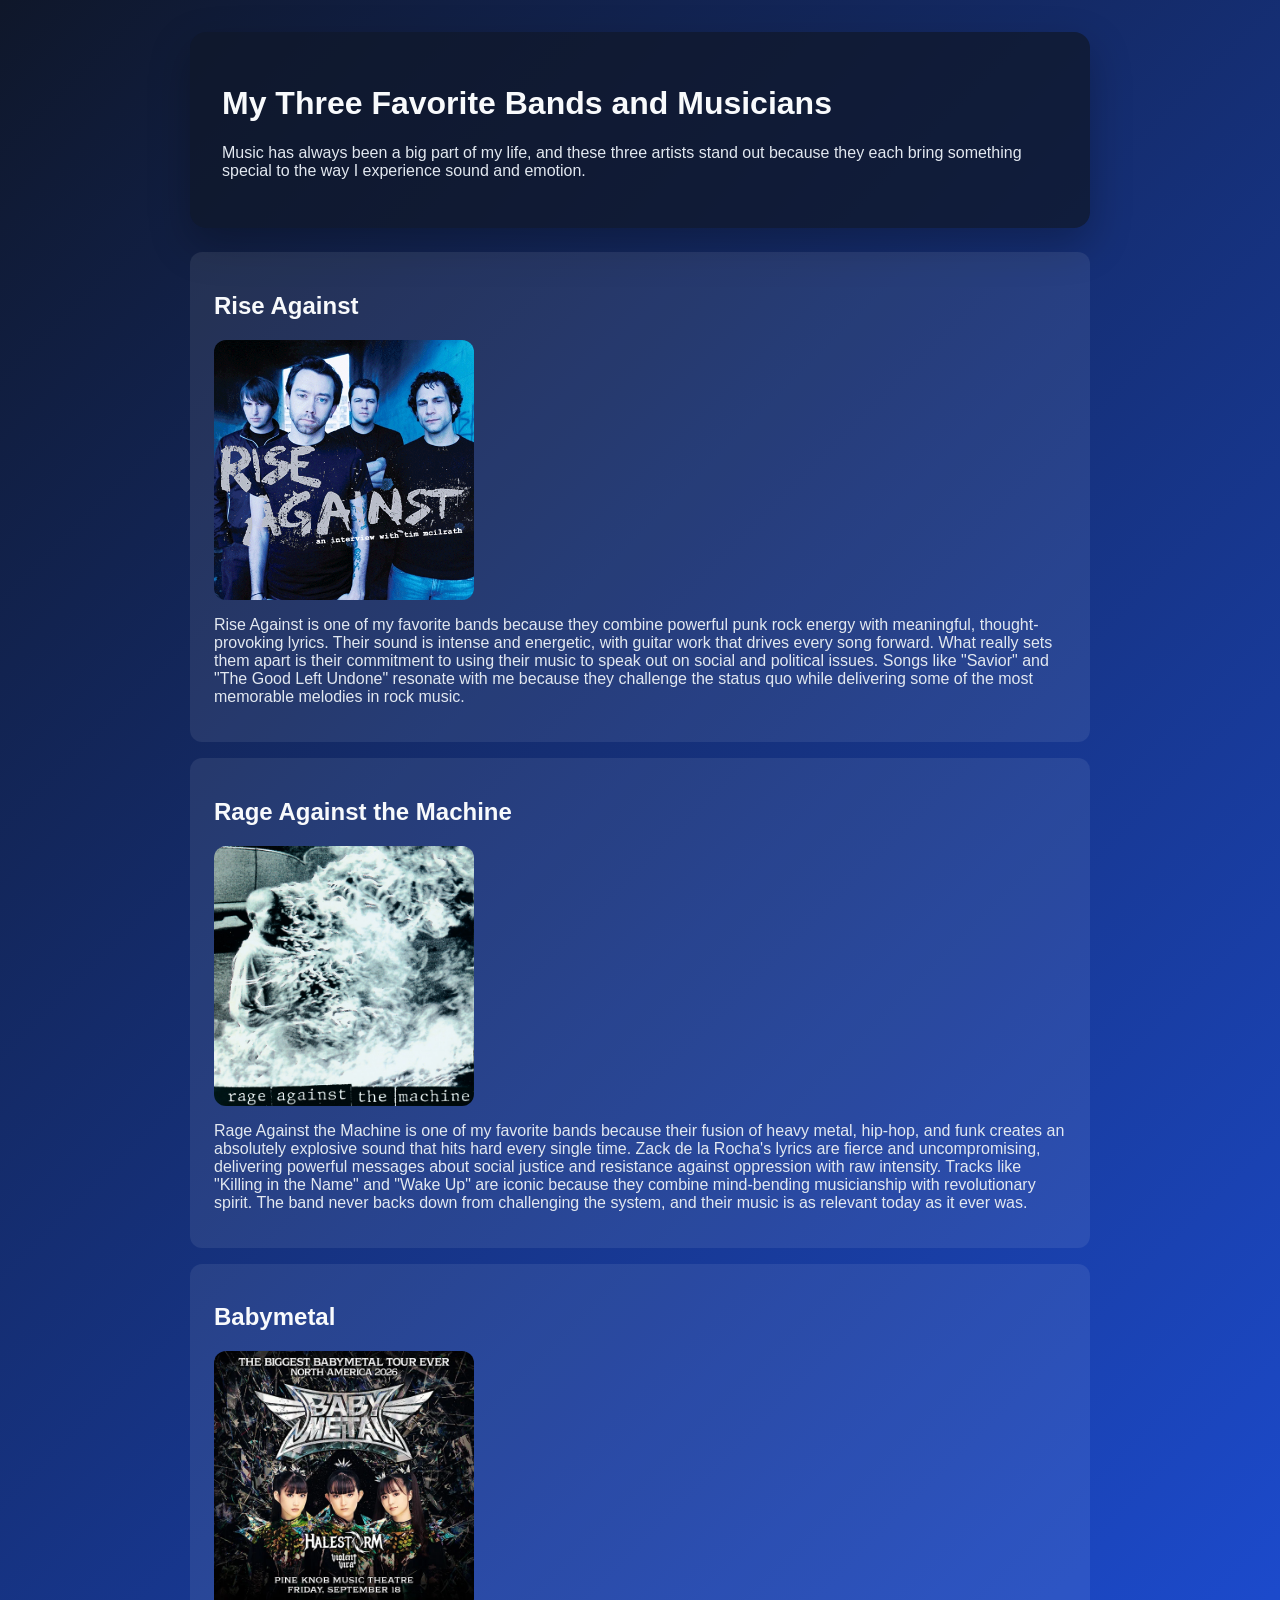
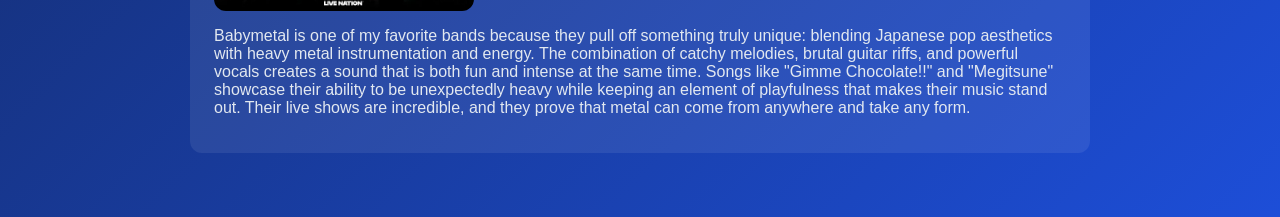
<file: index.html>
<!DOCTYPE html>
<html lang="en">
  <head>
    <meta charset="UTF-8" />
    <meta name="viewport" content="width=device-width, initial-scale=1.0" />
    <title>My Favorite Music Artists</title>
    <link rel="stylesheet" href="styles.css" />
  </head>
  <body>
    <main class="page">
      <header>
        <h1>My Three Favorite Bands and Musicians</h1>
        <p>
          Music has always been a big part of my life, and these three artists stand out because
          they each bring something special to the way I experience sound and emotion.
        </p>
      </header>

      <section>
        <h2>Rise Against</h2>
        <img
          class="artist-image"
          src="riseagainst_intro.gif"
          alt="Rise Against band members"
        />
        <p>
          Rise Against is one of my favorite bands because they combine powerful punk rock energy
          with meaningful, thought-provoking lyrics. Their sound is intense and energetic, with
          guitar work that drives every song forward. What really sets them apart is their commitment
          to using their music to speak out on social and political issues. Songs like "Savior" and
          "The Good Left Undone" resonate with me because they challenge the status quo while delivering
          some of the most memorable melodies in rock music.
        </p>
      </section>

      <section>
        <h2>Rage Against the Machine</h2>
        <img
          class="artist-image"
          src="ab67616d0000b273ee4644e12bef70636167c6bd.jpg"
          alt="Rage Against the Machine album artwork"
        />
        <p>
          Rage Against the Machine is one of my favorite bands because their fusion of heavy metal,
          hip-hop, and funk creates an absolutely explosive sound that hits hard every single time.
          Zack de la Rocha's lyrics are fierce and uncompromising, delivering powerful messages about
          social justice and resistance against oppression with raw intensity. Tracks like "Killing in
          the Name" and "Wake Up" are iconic because they combine mind-bending musicianship with
          revolutionary spirit. The band never backs down from challenging the system, and their music
          is as relevant today as it ever was.
        </p>
      </section>

      <section>
        <h2>Babymetal</h2>
        <img
          class="artist-image"
          src="Static_Venue-Digital-EventThumb_600x600_BabyMetal_2026_Regional_PineKnobMusicTheatre_0918-a2059e57a5.jpg"
          alt="Babymetal tour poster"
        />
        <p>
          Babymetal is one of my favorite bands because they pull off something truly unique: blending
          Japanese pop aesthetics with heavy metal instrumentation and energy. The combination of catchy
          melodies, brutal guitar riffs, and powerful vocals creates a sound that is both fun and intense
          at the same time. Songs like "Gimme Chocolate!!" and "Megitsune" showcase their ability to be
          unexpectedly heavy while keeping an element of playfulness that makes their music stand out.
          Their live shows are incredible, and they prove that metal can come from anywhere and take any
          form.
        </p>
      </section>
    </main>
  </body>
</html>
</file>
<file: styles.css>
body {
  margin: 0;
  font-family: Arial, Helvetica, sans-serif;
  background: linear-gradient(135deg, #0f172a, #1d4ed8);
  color: #e2e8f0;
}

.page {
  max-width: 900px;
  margin: 0 auto;
  padding: 2rem 1.5rem 3rem;
}

header {
  background: rgba(15, 23, 42, 0.75);
  border-radius: 16px;
  padding: 2rem;
  box-shadow: 0 16px 40px rgba(0, 0, 0, 0.25);
  margin-bottom: 1.5rem;
}

img {
  display: block;
  width: min(100%, 320px);
  margin-top: 1rem;
  border-radius: 12px;
}

.artist-image {
  width: min(100%, 260px);
  aspect-ratio: 1;
  object-fit: cover;
  margin: 0.5rem 0 1rem;
}

section {
  background: rgba(255, 255, 255, 0.08);
  padding: 1.25rem 1.5rem;
  border-radius: 12px;
  margin-bottom: 1rem;
}

h1,
h2 {
  color: #f8fafc;
}

a {
  color: #fbbf24;
  font-weight: bold;
}

.error-page {
  text-align: center;
  padding-top: 4rem;
}
</file>
